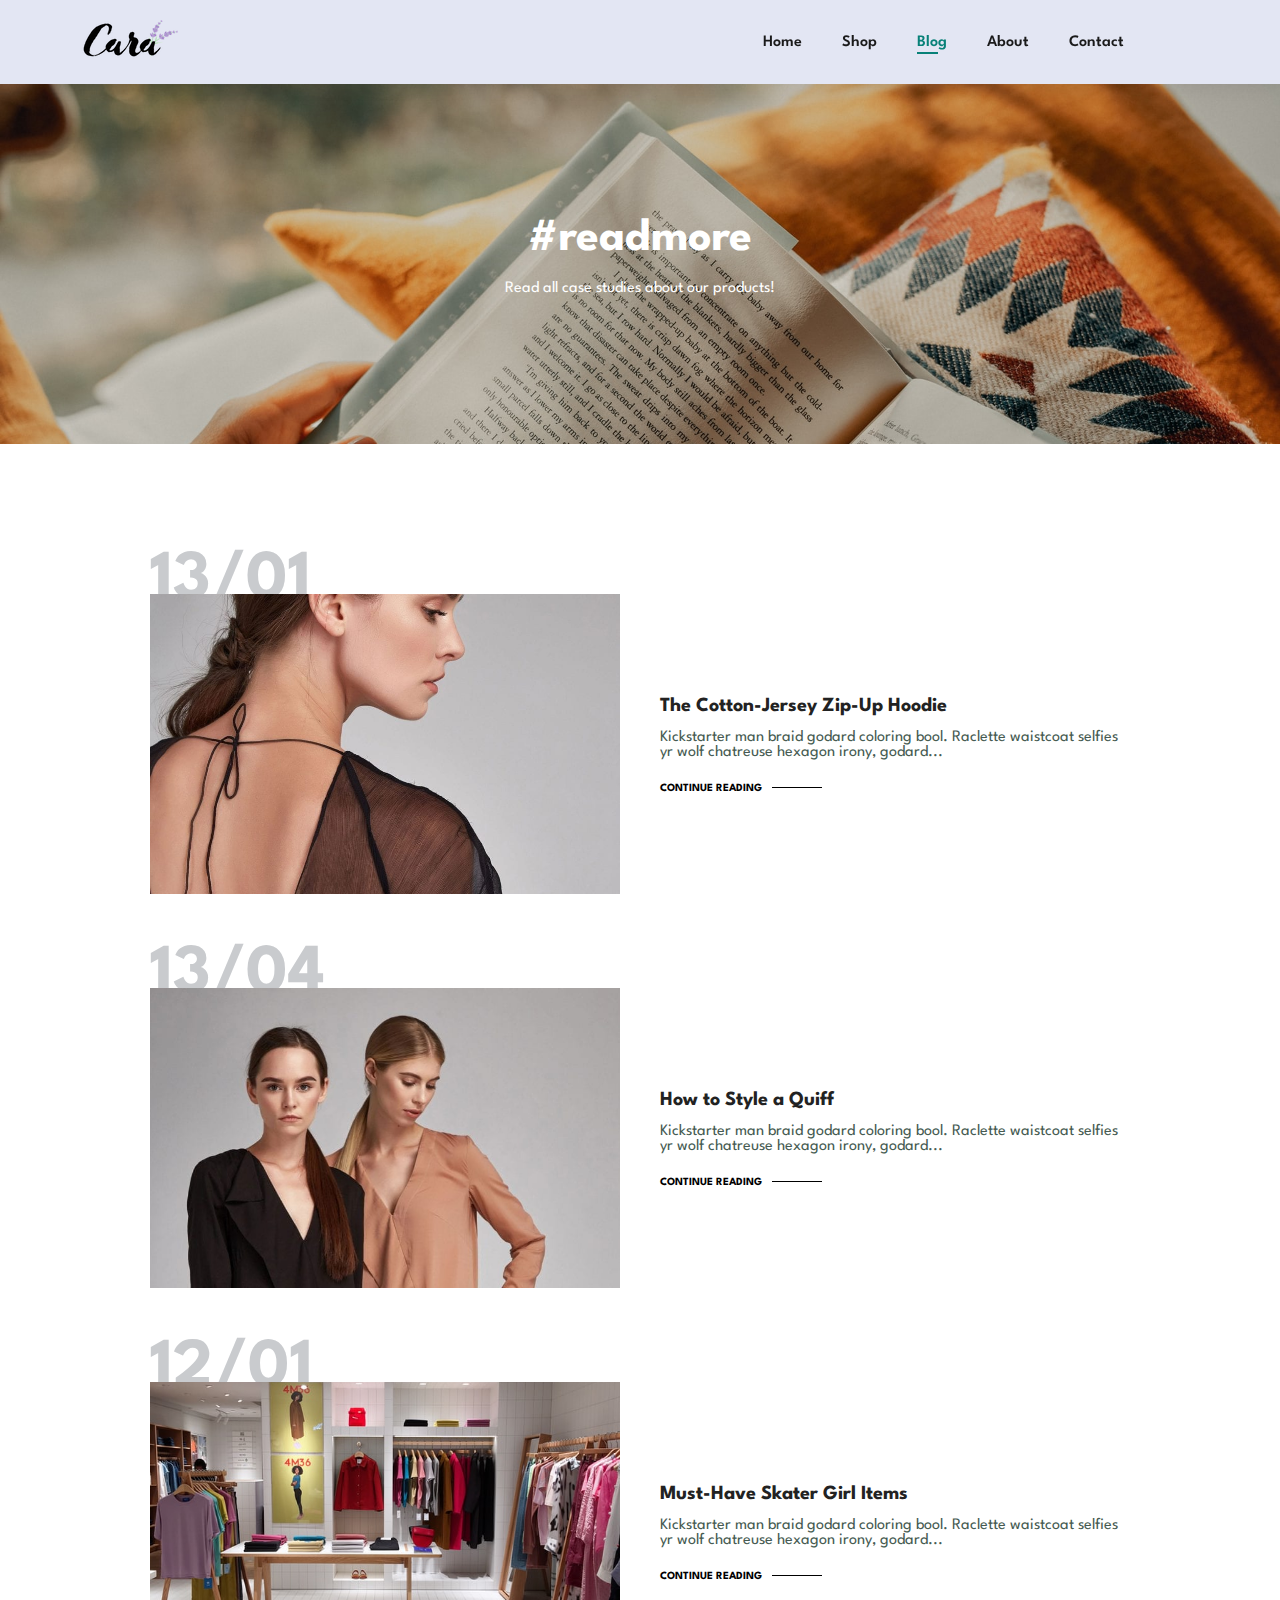
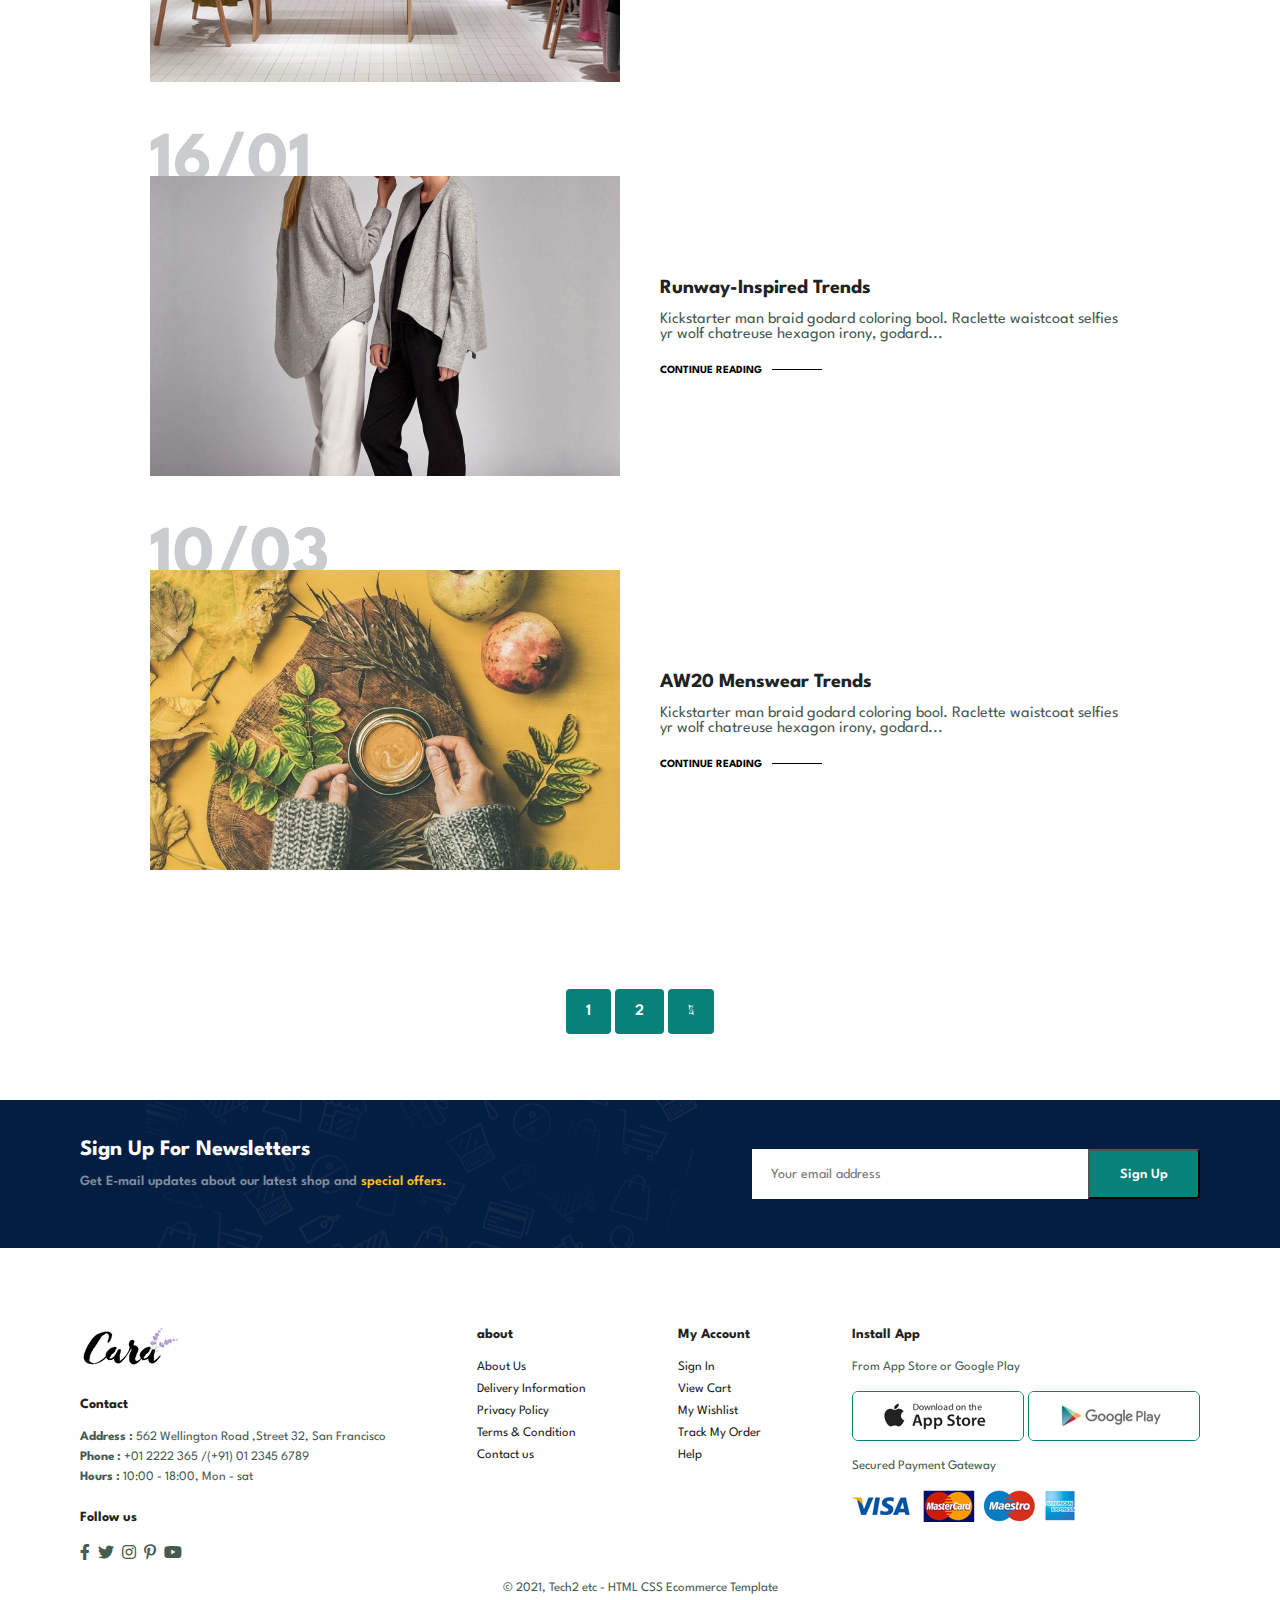
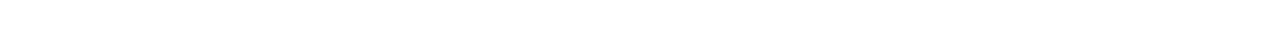
<file: blog.html>
<!DOCTYPE html>
<html lang="en">
  <head>
    <meta charset="UTF-8" />
    <meta http-equiv="X-UA-Compatible" content="IE=edge" />
    <meta name="viewport" content="width=device-width, initial-scale=1.0" />
    <title>Tech2etc Ecommerce Tutorial</title>
    <link
      rel="stylesheet"
      href="https://pro.fontawesome.com/releases/v5.10.0/css/all.css"
    />

    <link rel="stylesheet" href="style.css" />
  </head>

  <body>
    <section id="header">
      <a href="#"> <img src="img/logo.png" alt="" /> </a>

      <div>
        <ul id="navbar">
          <li><a href="index.html">Home</a></li>
          <li><a href="shop.html">Shop</a></li>
          <li><a class="active" href="blog.html">Blog</a></li>
          <li><a href="about.html">About</a></li>
          <li><a href="contact.html">Contact</a></li>
          <li>
            <a href="cart.html"> <i class="far fa-shopping-bag"></i> </a>
          </li>
        </ul>
      </div>
      <div id="mobile">
        <a href="cart.html"> <i class="far fa-shopping-bag"></i> </a>
        <i id="bar" class="fas fa-outdent"></i>
      </div>
    </section>

    <section id="page-header" class="blog-header">
      <h2>#readmore</h2>
      <p>Read all case studies about our products!</p>
    </section>

    <section id="blog">
      <div class="blog-box">
        <div class="blog-img">
          <img src="img/blog/b1.jpg" alt="" />
        </div>
        <div class="blog-details">
          <h4>The Cotton-Jersey Zip-Up Hoodie</h4>
          <p>
            Kickstarter man braid godard coloring bool. Raclette waistcoat
            selfies yr wolf chatreuse hexagon irony, godard...
          </p>
          <a href="#"> CONTINUE READING</a>
          <h1>13/01</h1>
        </div>
      </div>
      <div class="blog-box">
        <div class="blog-img">
          <img src="img/blog/b2.jpg" alt="" />
        </div>
        <div class="blog-details">
          <h4>How to Style a Quiff</h4>
          <p>
            Kickstarter man braid godard coloring bool. Raclette waistcoat
            selfies yr wolf chatreuse hexagon irony, godard...
          </p>
          <a href="#"> CONTINUE READING</a>
          <h1>13/04</h1>
        </div>
      </div>
      <div class="blog-box">
        <div class="blog-img">
          <img src="img/blog/b3.jpg" alt="" />
        </div>
        <div class="blog-details">
          <h4>Must-Have Skater Girl Items</h4>
          <p>
            Kickstarter man braid godard coloring bool. Raclette waistcoat
            selfies yr wolf chatreuse hexagon irony, godard...
          </p>
          <a href="#"> CONTINUE READING</a>
          <h1>12/01</h1>
        </div>
      </div>
      <div class="blog-box">
        <div class="blog-img">
          <img src="img/blog/b4.jpg" alt="" />
        </div>
        <div class="blog-details">
          <h4>Runway-Inspired Trends</h4>
          <p>
            Kickstarter man braid godard coloring bool. Raclette waistcoat
            selfies yr wolf chatreuse hexagon irony, godard...
          </p>
          <a href="#"> CONTINUE READING</a>
          <h1>16/01</h1>
        </div>
      </div>
      <div class="blog-box">
        <div class="blog-img">
          <img src="img/blog/b6.jpg" alt="" />
        </div>
        <div class="blog-details">
          <h4>AW20 Menswear Trends</h4>
          <p>
            Kickstarter man braid godard coloring bool. Raclette waistcoat
            selfies yr wolf chatreuse hexagon irony, godard...
          </p>
          <a href="#"> CONTINUE READING</a>
          <h1>10/03</h1>
        </div>
      </div>
    </section>

    <section id="pagination" class="section-p1">
      <a href="#">1</a>
      <a href="#">2</a>
      <a href="#"><i class="fal fa-long-arrow-alt-right"></i></a>
    </section>

    <section id="newsletter" class="section-p1 section-m1">
      <div class="newstext">
        <h4>Sign Up For Newsletters</h4>
        <p>
          Get E-mail updates about our latest shop and
          <span>special offers.</span>
        </p>
      </div>
      <div class="form">
        <input type="text" placeholder="Your email address" />
        <button class="normal">Sign Up</button>
      </div>
    </section>

    <footer class="section-p1">
      <div class="col">
        <img class="logo" src="img/logo.png" alt="" />
        <h4>Contact</h4>
        <p>
          <strong>Address :</strong> 562 Wellington Road ,Street 32, San
          Francisco
        </p>
        <p><strong>Phone :</strong> +01 2222 365 /(+91) 01 2345 6789</p>
        <p><strong>Hours :</strong> 10:00 - 18:00, Mon - sat</p>
        <div class="follow">
          <h4>Follow us</h4>
          <div class="icon">
            <i class="fab fa-facebook-f"></i>
            <i class="fab fa-twitter"></i>
            <i class="fab fa-instagram"></i>
            <i class="fab fa-pinterest-p"></i>
            <i class="fab fa-youtube"></i>
          </div>
        </div>
      </div>

      <div class="col">
        <h4>about</h4>
        <a href="#">About Us</a>
        <a href="#">Delivery Information</a>
        <a href="#">Privacy Policy</a>
        <a href="#">Terms & Condition</a>
        <a href="#">Contact us</a>
      </div>

      <div class="col">
        <h4>My Account</h4>
        <a href="#">Sign In</a>
        <a href="#">View Cart</a>
        <a href="#">My Wishlist</a>
        <a href="#">Track My Order</a>
        <a href="#">Help</a>
      </div>

      <div class="col install">
        <h4>Install App</h4>
        <p>From App Store or Google Play</p>
        <div class="row">
          <img src="img/pay/app.jpg" alt="" />
          <img src="img/pay/play.jpg" alt="" />
        </div>
        <p>Secured Payment Gateway</p>
        <img src="img/pay/pay.png" alt="" />
      </div>

      <div class="copyright">
        <p>&#169; 2021, Tech2 etc - HTML CSS Ecommerce Template</p>
      </div>
    </footer>

    <script src="script.js"></script>
  </body>
</html>
</file>
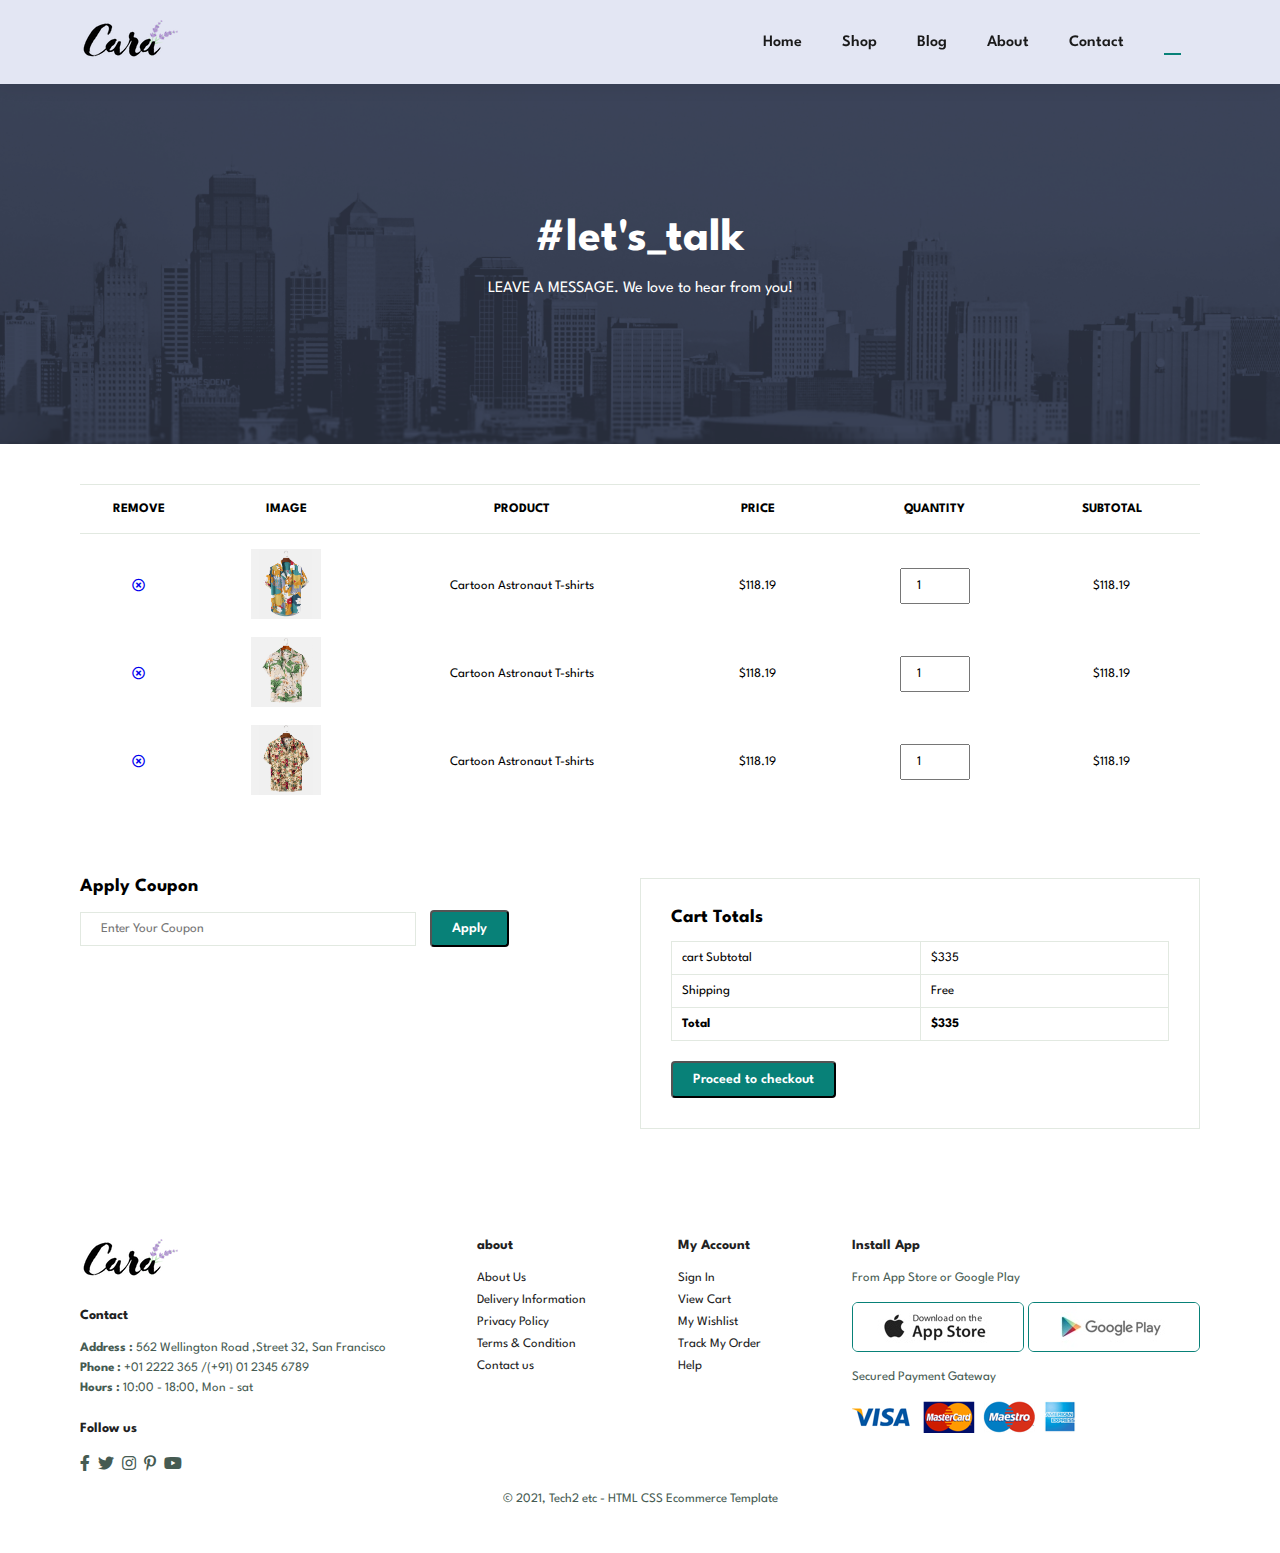
<file: cart.html>
<!DOCTYPE html>
<html lang="en">
  <head>
    <meta charset="UTF-8" />
    <meta http-equiv="X-UA-Compatible" content="IE=edge" />
    <meta name="viewport" content="width=device-width, initial-scale=1.0" />
    <title>Document</title>

    <link
      rel="stylesheet"
      href="https://pro.fontawesome.com/releases/v5.10.0/css/all.css"
    />

    <link rel="stylesheet" href="style.css" />
  </head>

  <body>
    <section id="header">
      <a href="#"> <img src="img/logo.png" alt="" /> </a>

      <div>
        <ul id="navbar">
          <li><a href="index.html">Home</a></li>
          <li><a href="shop.html">Shop</a></li>
          <li><a href="blog.html">Blog</a></li>
          <li><a href="about.html">About</a></li>
          <li><a href="contact.html">Contact</a></li>
          <li>
            <a class="active" href="cart.html">
              <i class="far fa-shopping-bag"></i>
            </a>
          </li>
        </ul>
      </div>
      <div id="mobile">
        <a href="cart.html"> <i class="far fa-shopping-bag"></i> </a>
        <i id="bar" class="fas fa-outdent"></i>
      </div>
    </section>

    <section id="page-header" class="about-header">
      <h2>#let's_talk</h2>
      <p>LEAVE A MESSAGE. We love to hear from you!</p>
    </section>

    <section id="cart" class="section-p1">
      <table width="100%">
        <thead>
          <tr>
            <td>Remove</td>
            <td>Image</td>
            <td>Product</td>
            <td>Price</td>
            <td>Quantity</td>
            <td>Subtotal</td>
          </tr>
        </thead>
        <tbody>
          <tr>
            <td>
              <a href="#"><i class="far fa-times-circle"></i></a>
            </td>
            <td><img src="img/products/f1.jpg" alt="" /></td>
            <td>Cartoon Astronaut T-shirts</td>
            <td>$118.19</td>
            <td><input type="number" value="1" /></td>
            <td>$118.19</td>
          </tr>
          <tr>
            <td>
              <a href="#"><i class="far fa-times-circle"></i></a>
            </td>
            <td><img src="img/products/f2.jpg" alt="" /></td>
            <td>Cartoon Astronaut T-shirts</td>
            <td>$118.19</td>
            <td><input type="number" value="1" /></td>
            <td>$118.19</td>
          </tr>
          <tr>
            <td>
              <a href="#"><i class="far fa-times-circle"></i></a>
            </td>
            <td><img src="img/products/f3.jpg" alt="" /></td>
            <td>Cartoon Astronaut T-shirts</td>
            <td>$118.19</td>
            <td><input type="number" value="1" /></td>
            <td>$118.19</td>
          </tr>
        </tbody>
      </table>
    </section>

    <section id="cart-add" class="section-p1">
      <div id="coupon">
        <h3>Apply Coupon</h3>
        <div>
          <input type="text" placeholder="Enter Your Coupon" />
          <button class="normal">Apply</button>
        </div>
      </div>
      <div id="subtotal">
        <h3>Cart Totals</h3>
        <table>
          <tr>
            <td>cart Subtotal</td>
            <td>$335</td>
          </tr>
          <tr>
            <td>Shipping</td>
            <td>Free</td>
          </tr>
          <tr>
            <td><strong>Total</strong></td>
            <td><strong>$335</strong></td>
          </tr>
        </table>
        <button class="normal">Proceed to checkout</button>
      </div>
    </section>

    <footer class="section-p1">
      <div class="col">
        <img class="logo" src="img/logo.png" alt="" />
        <h4>Contact</h4>
        <p>
          <strong>Address :</strong> 562 Wellington Road ,Street 32, San
          Francisco
        </p>
        <p><strong>Phone :</strong> +01 2222 365 /(+91) 01 2345 6789</p>
        <p><strong>Hours :</strong> 10:00 - 18:00, Mon - sat</p>
        <div class="follow">
          <h4>Follow us</h4>
          <div class="icon">
            <i class="fab fa-facebook-f"></i>
            <i class="fab fa-twitter"></i>
            <i class="fab fa-instagram"></i>
            <i class="fab fa-pinterest-p"></i>
            <i class="fab fa-youtube"></i>
          </div>
        </div>
      </div>

      <div class="col">
        <h4>about</h4>
        <a href="#">About Us</a>
        <a href="#">Delivery Information</a>
        <a href="#">Privacy Policy</a>
        <a href="#">Terms & Condition</a>
        <a href="#">Contact us</a>
      </div>

      <div class="col">
        <h4>My Account</h4>
        <a href="#">Sign In</a>
        <a href="#">View Cart</a>
        <a href="#">My Wishlist</a>
        <a href="#">Track My Order</a>
        <a href="#">Help</a>
      </div>

      <div class="col install">
        <h4>Install App</h4>
        <p>From App Store or Google Play</p>
        <div class="row">
          <img src="img/pay/app.jpg" alt="" />
          <img src="img/pay/play.jpg" alt="" />
        </div>
        <p>Secured Payment Gateway</p>
        <img src="img/pay/pay.png" alt="" />
      </div>

      <div class="copyright">
        <p>&#169; 2021, Tech2 etc - HTML CSS Ecommerce Template</p>
      </div>
    </footer>

    <script src="script.js"></script>
  </body>
</html>
</file>
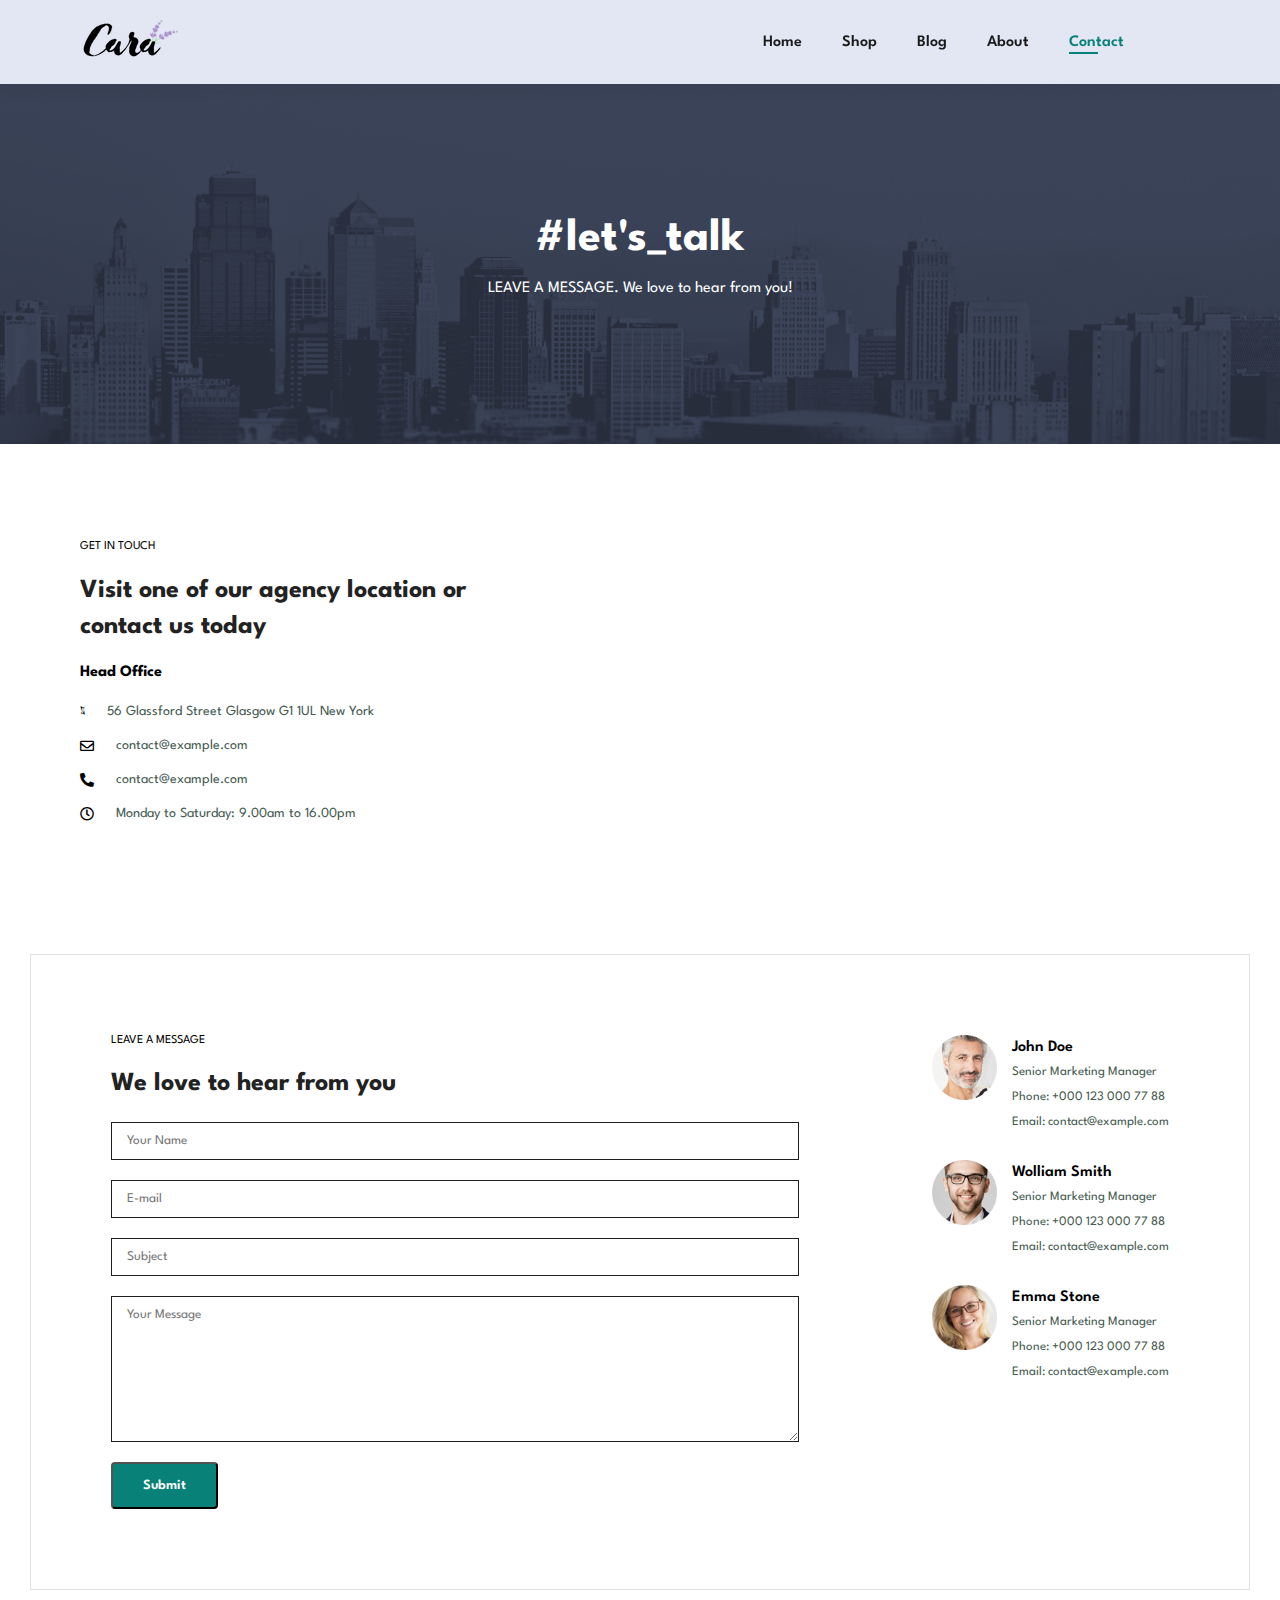
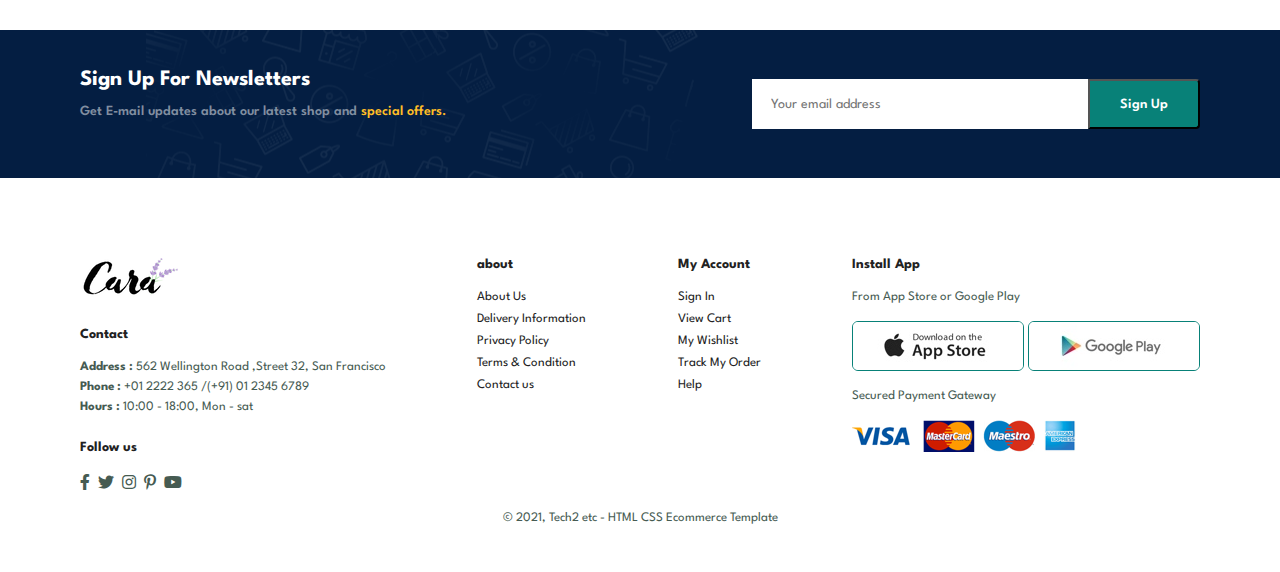
<file: contact.html>
<!DOCTYPE html>
<html lang="en">
  <head>
    <meta charset="UTF-8" />
    <meta http-equiv="X-UA-Compatible" content="IE=edge" />
    <meta name="viewport" content="width=device-width, initial-scale=1.0" />
    <title>Document</title>

    <link
      rel="stylesheet"
      href="https://pro.fontawesome.com/releases/v5.10.0/css/all.css"
    />

    <link rel="stylesheet" href="style.css" />
  </head>

  <body>
    <section id="header">
      <a href="#"> <img src="img/logo.png" alt="" /> </a>

      <div>
        <ul id="navbar">
          <li><a href="index.html">Home</a></li>
          <li><a href="shop.html">Shop</a></li>
          <li><a href="blog.html">Blog</a></li>
          <li><a href="about.html">About</a></li>
          <li><a class="active" href="contact.html">Contact</a></li>
          <li>
            <a href="cart.html"> <i class="far fa-shopping-bag"></i> </a>
          </li>
        </ul>
      </div>
      <div id="mobile">
        <a href="cart.html"> <i class="far fa-shopping-bag"></i> </a>
        <i id="bar" class="fas fa-outdent"></i>
      </div>
    </section>

    <section id="page-header" class="about-header">
      <h2>#let's_talk</h2>
      <p>LEAVE A MESSAGE. We love to hear from you!</p>
    </section>

    <section id="contact-details" class="section-p1">
      <div class="details">
        <span>GET IN TOUCH</span>
        <h2>Visit one of our agency location or contact us today</h2>
        <h3>Head Office</h3>
        <div>
          <li>
            <i class="fal fa-map"></i>
            <p>56 Glassford Street Glasgow G1 1UL New York</p>
          </li>
          <li>
            <i class="far fa-envelope"></i>
            <p>contact@example.com</p>
          </li>
          <li>
            <i class="fas fa-phone-alt"></i>
            <p>contact@example.com</p>
          </li>
          <li>
            <i class="far fa-clock"></i>
            <p>Monday to Saturday: 9.00am to 16.00pm</p>
          </li>
        </div>
      </div>

      <div class="map">
        <iframe
          src="https://www.google.com/maps/embed?pb=!1m18!1m12!1m3!1d2469.8088029522787!2d-1.2569417241274103!3d51.75481969259944!2m3!1f0!2f0!3f0!3m2!1i1024!2i768!4f13.1!3m3!1m2!1s0x4876c6a9ef8c485b%3A0xd2ff1883a001afed!2sUniversity%20of%20Oxford!5e0!3m2!1sen!2sin!4v1712678617319!5m2!1sen!2sin"
          width="600"
          height="450"
          style="border: 0"
          allowfullscreen=""
          loading="lazy"
          referrerpolicy="no-referrer-when-downgrade"
        ></iframe>
      </div>
      <div></div>
    </section>

    <section id="form-details">
      <form action="">
        <span>LEAVE A MESSAGE</span>
        <h2>We love to hear from you</h2>
        <input type="text" placeholder="Your Name" />
        <input type="text" placeholder="E-mail" />
        <input type="text" placeholder="Subject" />
        <textarea
          name=""
          id=""
          cols="30"
          rows="10"
          placeholder="Your Message"
        ></textarea>
        <button class="normal">Submit</button>
      </form>

      <div class="people">
        <div>
          <img src="img/people/1.png" alt="" />
          <p>
            <span>John Doe</span> Senior Marketing Manager <br />
            Phone: +000 123 000 77 88 <br />Email: contact@example.com
          </p>
        </div>
        <div>
          <img src="img/people/2.png" alt="" />
          <p>
            <span>Wolliam Smith</span> Senior Marketing Manager <br />
            Phone: +000 123 000 77 88 <br />Email: contact@example.com
          </p>
        </div>
        <div>
          <img src="img/people/3.png" alt="" />
          <p>
            <span>Emma Stone</span> Senior Marketing Manager <br />
            Phone: +000 123 000 77 88 <br />Email: contact@example.com
          </p>
        </div>
      </div>
    </section>

    <section id="newsletter" class="section-p1 section-m1">
      <div class="newstext">
        <h4>Sign Up For Newsletters</h4>
        <p>
          Get E-mail updates about our latest shop and
          <span>special offers.</span>
        </p>
      </div>
      <div class="form">
        <input type="text" placeholder="Your email address" />
        <button class="normal">Sign Up</button>
      </div>
    </section>

    <footer class="section-p1">
      <div class="col">
        <img class="logo" src="img/logo.png" alt="" />
        <h4>Contact</h4>
        <p>
          <strong>Address :</strong> 562 Wellington Road ,Street 32, San
          Francisco
        </p>
        <p><strong>Phone :</strong> +01 2222 365 /(+91) 01 2345 6789</p>
        <p><strong>Hours :</strong> 10:00 - 18:00, Mon - sat</p>
        <div class="follow">
          <h4>Follow us</h4>
          <div class="icon">
            <i class="fab fa-facebook-f"></i>
            <i class="fab fa-twitter"></i>
            <i class="fab fa-instagram"></i>
            <i class="fab fa-pinterest-p"></i>
            <i class="fab fa-youtube"></i>
          </div>
        </div>
      </div>

      <div class="col">
        <h4>about</h4>
        <a href="#">About Us</a>
        <a href="#">Delivery Information</a>
        <a href="#">Privacy Policy</a>
        <a href="#">Terms & Condition</a>
        <a href="#">Contact us</a>
      </div>

      <div class="col">
        <h4>My Account</h4>
        <a href="#">Sign In</a>
        <a href="#">View Cart</a>
        <a href="#">My Wishlist</a>
        <a href="#">Track My Order</a>
        <a href="#">Help</a>
      </div>

      <div class="col install">
        <h4>Install App</h4>
        <p>From App Store or Google Play</p>
        <div class="row">
          <img src="img/pay/app.jpg" alt="" />
          <img src="img/pay/play.jpg" alt="" />
        </div>
        <p>Secured Payment Gateway</p>
        <img src="img/pay/pay.png" alt="" />
      </div>

      <div class="copyright">
        <p>&#169; 2021, Tech2 etc - HTML CSS Ecommerce Template</p>
      </div>
    </footer>

    <script src="script.js"></script>
  </body>
</html>
</file>
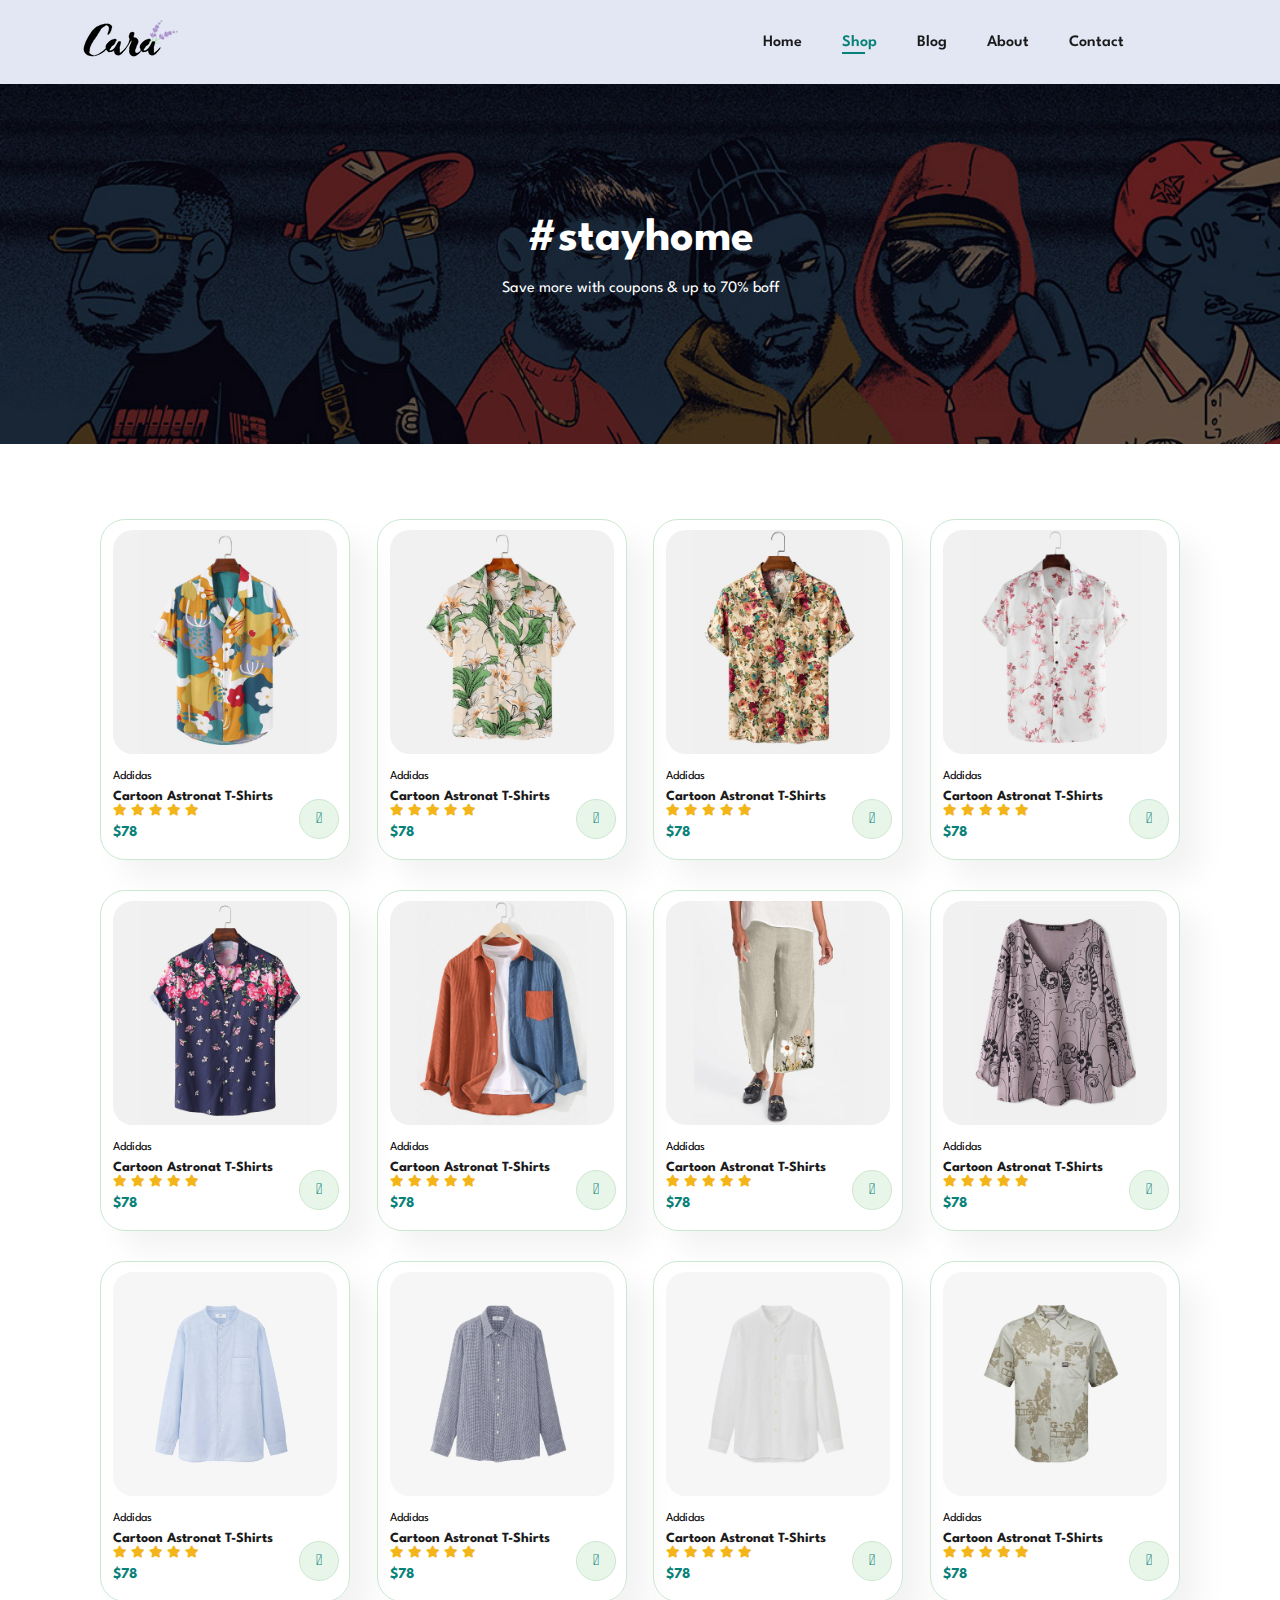
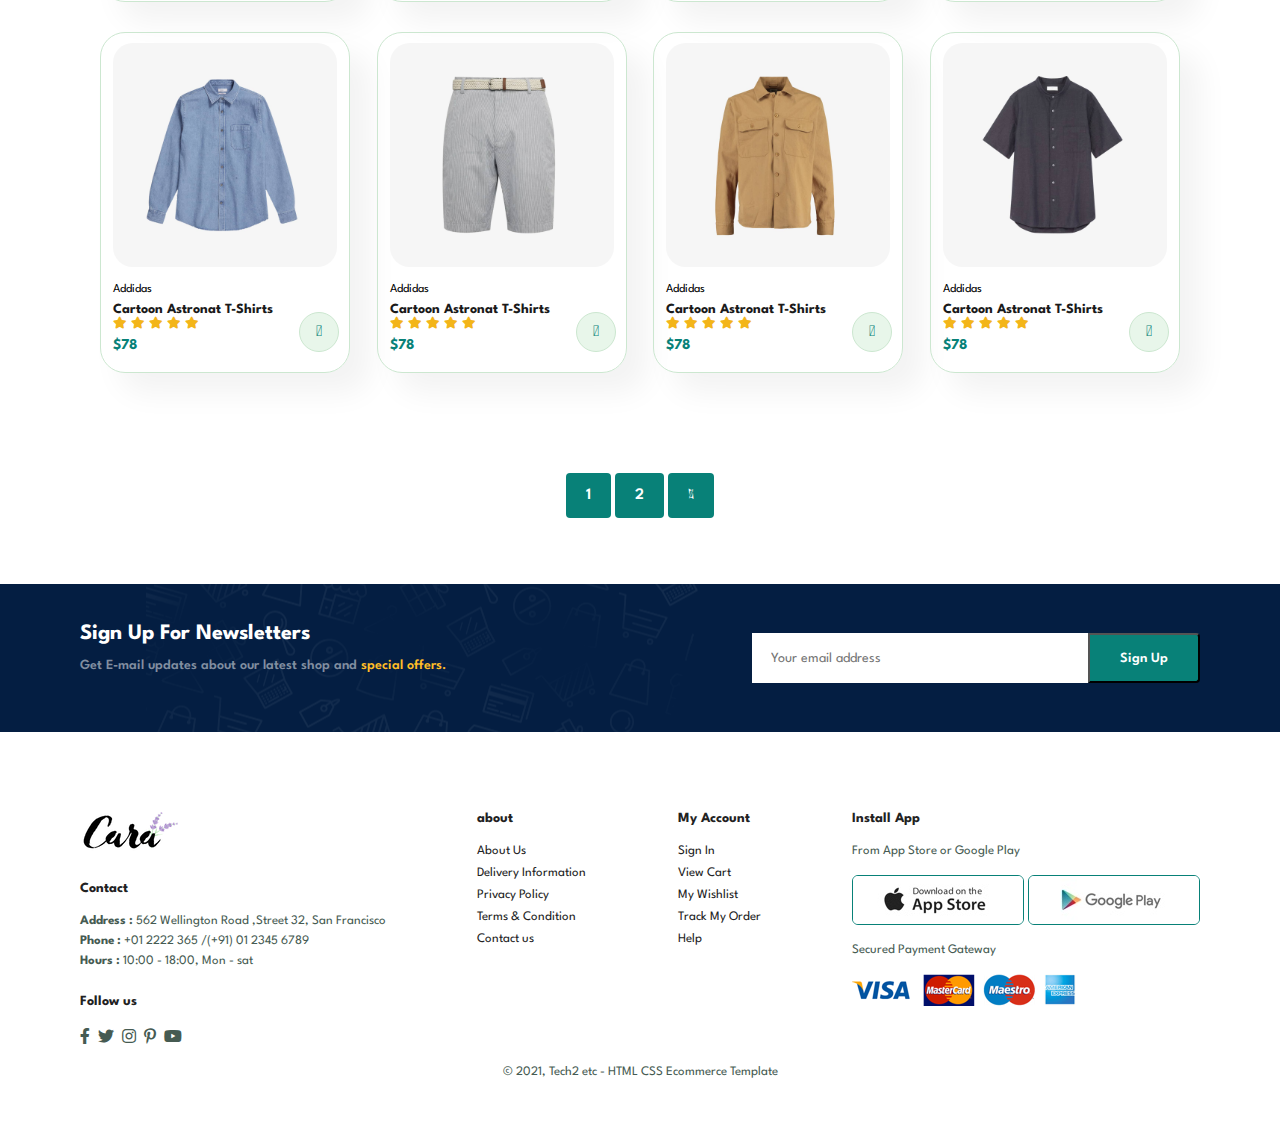
<file: shop.html>
<!DOCTYPE html>
<html lang="en">
  <head>
    <meta charset="UTF-8" />
    <meta http-equiv="X-UA-Compatible" content="IE=edge" />
    <meta name="viewport" content="width=device-width, initial-scale=1.0" />
    <title>Tech2etc Ecommerce Tutorial</title>
    <link
      rel="stylesheet"
      href="https://pro.fontawesome.com/releases/v5.10.0/css/all.css"
    />

    <link rel="stylesheet" href="style.css" />
  </head>

  <body>
    <section id="header">
      <a href="#"> <img src="img/logo.png" alt="" /> </a>

      <div>
        <ul id="navbar">
          <li><a href="index.html">Home</a></li>
          <li><a class="active" href="shop.html">Shop</a></li>
          <li><a href="blog.html">Blog</a></li>
          <li><a href="about.html">About</a></li>
          <li><a href="contact.html">Contact</a></li>
          <li>
            <a href="cart.html"> <i class="far fa-shopping-bag"></i> </a>
          </li>
        </ul>
      </div>
      <div id="mobile">
        <a href="cart.html"> <i class="far fa-shopping-bag"></i> </a>
        <i id="bar" class="fas fa-outdent"></i>
      </div>
    </section>

    <section id="page-header" class="shop-header">
      <h2>#stayhome</h2>
      <p>Save more with coupons & up to 70% boff</p>
    </section>

    <section id="product1" class="section-p1">
      <div class="pro-container">
        <div class="pro" onclick="window.location.href='sproduct.html';">
          <img src="img/products/f1.jpg" alt="" />
          <div class="des">
            <span>Addidas</span>
            <h5>Cartoon Astronat T-Shirts</h5>
            <div class="star">
              <i class="fas fa-star"></i>
              <i class="fas fa-star"></i>
              <i class="fas fa-star"></i>
              <i class="fas fa-star"></i>
              <i class="fas fa-star"></i>
            </div>
            <h4>$78</h4>
          </div>
          <a href="#"><i class="fal fa-shopping-cart cart"></i></a>
        </div>
        <div class="pro">
          <img src="img/products/f2.jpg" alt="" />
          <div class="des">
            <span>Addidas</span>
            <h5>Cartoon Astronat T-Shirts</h5>
            <div class="star">
              <i class="fas fa-star"></i>
              <i class="fas fa-star"></i>
              <i class="fas fa-star"></i>
              <i class="fas fa-star"></i>
              <i class="fas fa-star"></i>
            </div>
            <h4>$78</h4>
          </div>
          <a href="#"><i class="fal fa-shopping-cart cart"></i></a>
        </div>
        <div class="pro">
          <img src="img/products/f3.jpg" alt="" />
          <div class="des">
            <span>Addidas</span>
            <h5>Cartoon Astronat T-Shirts</h5>
            <div class="star">
              <i class="fas fa-star"></i>
              <i class="fas fa-star"></i>
              <i class="fas fa-star"></i>
              <i class="fas fa-star"></i>
              <i class="fas fa-star"></i>
            </div>
            <h4>$78</h4>
          </div>
          <a href="#"><i class="fal fa-shopping-cart cart"></i></a>
        </div>
        <div class="pro">
          <img src="img/products/f4.jpg" alt="" />
          <div class="des">
            <span>Addidas</span>
            <h5>Cartoon Astronat T-Shirts</h5>
            <div class="star">
              <i class="fas fa-star"></i>
              <i class="fas fa-star"></i>
              <i class="fas fa-star"></i>
              <i class="fas fa-star"></i>
              <i class="fas fa-star"></i>
            </div>
            <h4>$78</h4>
          </div>
          <a href="#"><i class="fal fa-shopping-cart cart"></i></a>
        </div>
        <div class="pro">
          <img src="img/products/f5.jpg" alt="" />
          <div class="des">
            <span>Addidas</span>
            <h5>Cartoon Astronat T-Shirts</h5>
            <div class="star">
              <i class="fas fa-star"></i>
              <i class="fas fa-star"></i>
              <i class="fas fa-star"></i>
              <i class="fas fa-star"></i>
              <i class="fas fa-star"></i>
            </div>
            <h4>$78</h4>
          </div>
          <a href="#"><i class="fal fa-shopping-cart cart"></i></a>
        </div>
        <div class="pro">
          <img src="img/products/f6.jpg" alt="" />
          <div class="des">
            <span>Addidas</span>
            <h5>Cartoon Astronat T-Shirts</h5>
            <div class="star">
              <i class="fas fa-star"></i>
              <i class="fas fa-star"></i>
              <i class="fas fa-star"></i>
              <i class="fas fa-star"></i>
              <i class="fas fa-star"></i>
            </div>
            <h4>$78</h4>
          </div>
          <a href="#"><i class="fal fa-shopping-cart cart"></i></a>
        </div>
        <div class="pro">
          <img src="img/products/f7.jpg" alt="" />
          <div class="des">
            <span>Addidas</span>
            <h5>Cartoon Astronat T-Shirts</h5>
            <div class="star">
              <i class="fas fa-star"></i>
              <i class="fas fa-star"></i>
              <i class="fas fa-star"></i>
              <i class="fas fa-star"></i>
              <i class="fas fa-star"></i>
            </div>
            <h4>$78</h4>
          </div>
          <a href="#"><i class="fal fa-shopping-cart cart"></i></a>
        </div>
        <div class="pro">
          <img src="img/products/f8.jpg" alt="" />
          <div class="des">
            <span>Addidas</span>
            <h5>Cartoon Astronat T-Shirts</h5>
            <div class="star">
              <i class="fas fa-star"></i>
              <i class="fas fa-star"></i>
              <i class="fas fa-star"></i>
              <i class="fas fa-star"></i>
              <i class="fas fa-star"></i>
            </div>
            <h4>$78</h4>
          </div>
          <a href="#"><i class="fal fa-shopping-cart cart"></i></a>
        </div>
        <div class="pro">
          <img src="img/products/n1.jpg" alt="" />
          <div class="des">
            <span>Addidas</span>
            <h5>Cartoon Astronat T-Shirts</h5>
            <div class="star">
              <i class="fas fa-star"></i>
              <i class="fas fa-star"></i>
              <i class="fas fa-star"></i>
              <i class="fas fa-star"></i>
              <i class="fas fa-star"></i>
            </div>
            <h4>$78</h4>
          </div>
          <a href="#"><i class="fal fa-shopping-cart cart"></i></a>
        </div>
        <div class="pro">
          <img src="img/products/n2.jpg" alt="" />
          <div class="des">
            <span>Addidas</span>
            <h5>Cartoon Astronat T-Shirts</h5>
            <div class="star">
              <i class="fas fa-star"></i>
              <i class="fas fa-star"></i>
              <i class="fas fa-star"></i>
              <i class="fas fa-star"></i>
              <i class="fas fa-star"></i>
            </div>
            <h4>$78</h4>
          </div>
          <a href="#"><i class="fal fa-shopping-cart cart"></i></a>
        </div>
        <div class="pro">
          <img src="img/products/n3.jpg" alt="" />
          <div class="des">
            <span>Addidas</span>
            <h5>Cartoon Astronat T-Shirts</h5>
            <div class="star">
              <i class="fas fa-star"></i>
              <i class="fas fa-star"></i>
              <i class="fas fa-star"></i>
              <i class="fas fa-star"></i>
              <i class="fas fa-star"></i>
            </div>
            <h4>$78</h4>
          </div>
          <a href="#"><i class="fal fa-shopping-cart cart"></i></a>
        </div>
        <div class="pro">
          <img src="img/products/n4.jpg" alt="" />
          <div class="des">
            <span>Addidas</span>
            <h5>Cartoon Astronat T-Shirts</h5>
            <div class="star">
              <i class="fas fa-star"></i>
              <i class="fas fa-star"></i>
              <i class="fas fa-star"></i>
              <i class="fas fa-star"></i>
              <i class="fas fa-star"></i>
            </div>
            <h4>$78</h4>
          </div>
          <a href="#"><i class="fal fa-shopping-cart cart"></i></a>
        </div>
        <div class="pro">
          <img src="img/products/n5.jpg" alt="" />
          <div class="des">
            <span>Addidas</span>
            <h5>Cartoon Astronat T-Shirts</h5>
            <div class="star">
              <i class="fas fa-star"></i>
              <i class="fas fa-star"></i>
              <i class="fas fa-star"></i>
              <i class="fas fa-star"></i>
              <i class="fas fa-star"></i>
            </div>
            <h4>$78</h4>
          </div>
          <a href="#"><i class="fal fa-shopping-cart cart"></i></a>
        </div>
        <div class="pro">
          <img src="img/products/n6.jpg" alt="" />
          <div class="des">
            <span>Addidas</span>
            <h5>Cartoon Astronat T-Shirts</h5>
            <div class="star">
              <i class="fas fa-star"></i>
              <i class="fas fa-star"></i>
              <i class="fas fa-star"></i>
              <i class="fas fa-star"></i>
              <i class="fas fa-star"></i>
            </div>
            <h4>$78</h4>
          </div>
          <a href="#"><i class="fal fa-shopping-cart cart"></i></a>
        </div>
        <div class="pro">
          <img src="img/products/n7.jpg" alt="" />
          <div class="des">
            <span>Addidas</span>
            <h5>Cartoon Astronat T-Shirts</h5>
            <div class="star">
              <i class="fas fa-star"></i>
              <i class="fas fa-star"></i>
              <i class="fas fa-star"></i>
              <i class="fas fa-star"></i>
              <i class="fas fa-star"></i>
            </div>
            <h4>$78</h4>
          </div>
          <a href="#"><i class="fal fa-shopping-cart cart"></i></a>
        </div>
        <div class="pro">
          <img src="img/products/n8.jpg" alt="" />
          <div class="des">
            <span>Addidas</span>
            <h5>Cartoon Astronat T-Shirts</h5>
            <div class="star">
              <i class="fas fa-star"></i>
              <i class="fas fa-star"></i>
              <i class="fas fa-star"></i>
              <i class="fas fa-star"></i>
              <i class="fas fa-star"></i>
            </div>
            <h4>$78</h4>
          </div>
          <a href="#"><i class="fal fa-shopping-cart cart"></i></a>
        </div>
      </div>
    </section>

    <section id="pagination" class="section-p1">
      <a href="#">1</a>
      <a href="#">2</a>
      <a href="#"><i class="fal fa-long-arrow-alt-right"></i></a>
    </section>

    <section id="newsletter" class="section-p1 section-m1">
      <div class="newstext">
        <h4>Sign Up For Newsletters</h4>
        <p>
          Get E-mail updates about our latest shop and
          <span>special offers.</span>
        </p>
      </div>
      <div class="form">
        <input type="text" placeholder="Your email address" />
        <button class="normal">Sign Up</button>
      </div>
    </section>

    <footer class="section-p1">
      <div class="col">
        <img class="logo" src="img/logo.png" alt="" />
        <h4>Contact</h4>
        <p>
          <strong>Address :</strong> 562 Wellington Road ,Street 32, San
          Francisco
        </p>
        <p><strong>Phone :</strong> +01 2222 365 /(+91) 01 2345 6789</p>
        <p><strong>Hours :</strong> 10:00 - 18:00, Mon - sat</p>
        <div class="follow">
          <h4>Follow us</h4>
          <div class="icon">
            <i class="fab fa-facebook-f"></i>
            <i class="fab fa-twitter"></i>
            <i class="fab fa-instagram"></i>
            <i class="fab fa-pinterest-p"></i>
            <i class="fab fa-youtube"></i>
          </div>
        </div>
      </div>

      <div class="col">
        <h4>about</h4>
        <a href="#">About Us</a>
        <a href="#">Delivery Information</a>
        <a href="#">Privacy Policy</a>
        <a href="#">Terms & Condition</a>
        <a href="#">Contact us</a>
      </div>

      <div class="col">
        <h4>My Account</h4>
        <a href="#">Sign In</a>
        <a href="#">View Cart</a>
        <a href="#">My Wishlist</a>
        <a href="#">Track My Order</a>
        <a href="#">Help</a>
      </div>

      <div class="col install">
        <h4>Install App</h4>
        <p>From App Store or Google Play</p>
        <div class="row">
          <img src="img/pay/app.jpg" alt="" />
          <img src="img/pay/play.jpg" alt="" />
        </div>
        <p>Secured Payment Gateway</p>
        <img src="img/pay/pay.png" alt="" />
      </div>

      <div class="copyright">
        <p>&#169; 2021, Tech2 etc - HTML CSS Ecommerce Template</p>
      </div>
    </footer>

    <script src="script.js"></script>
  </body>
</html>
</file>
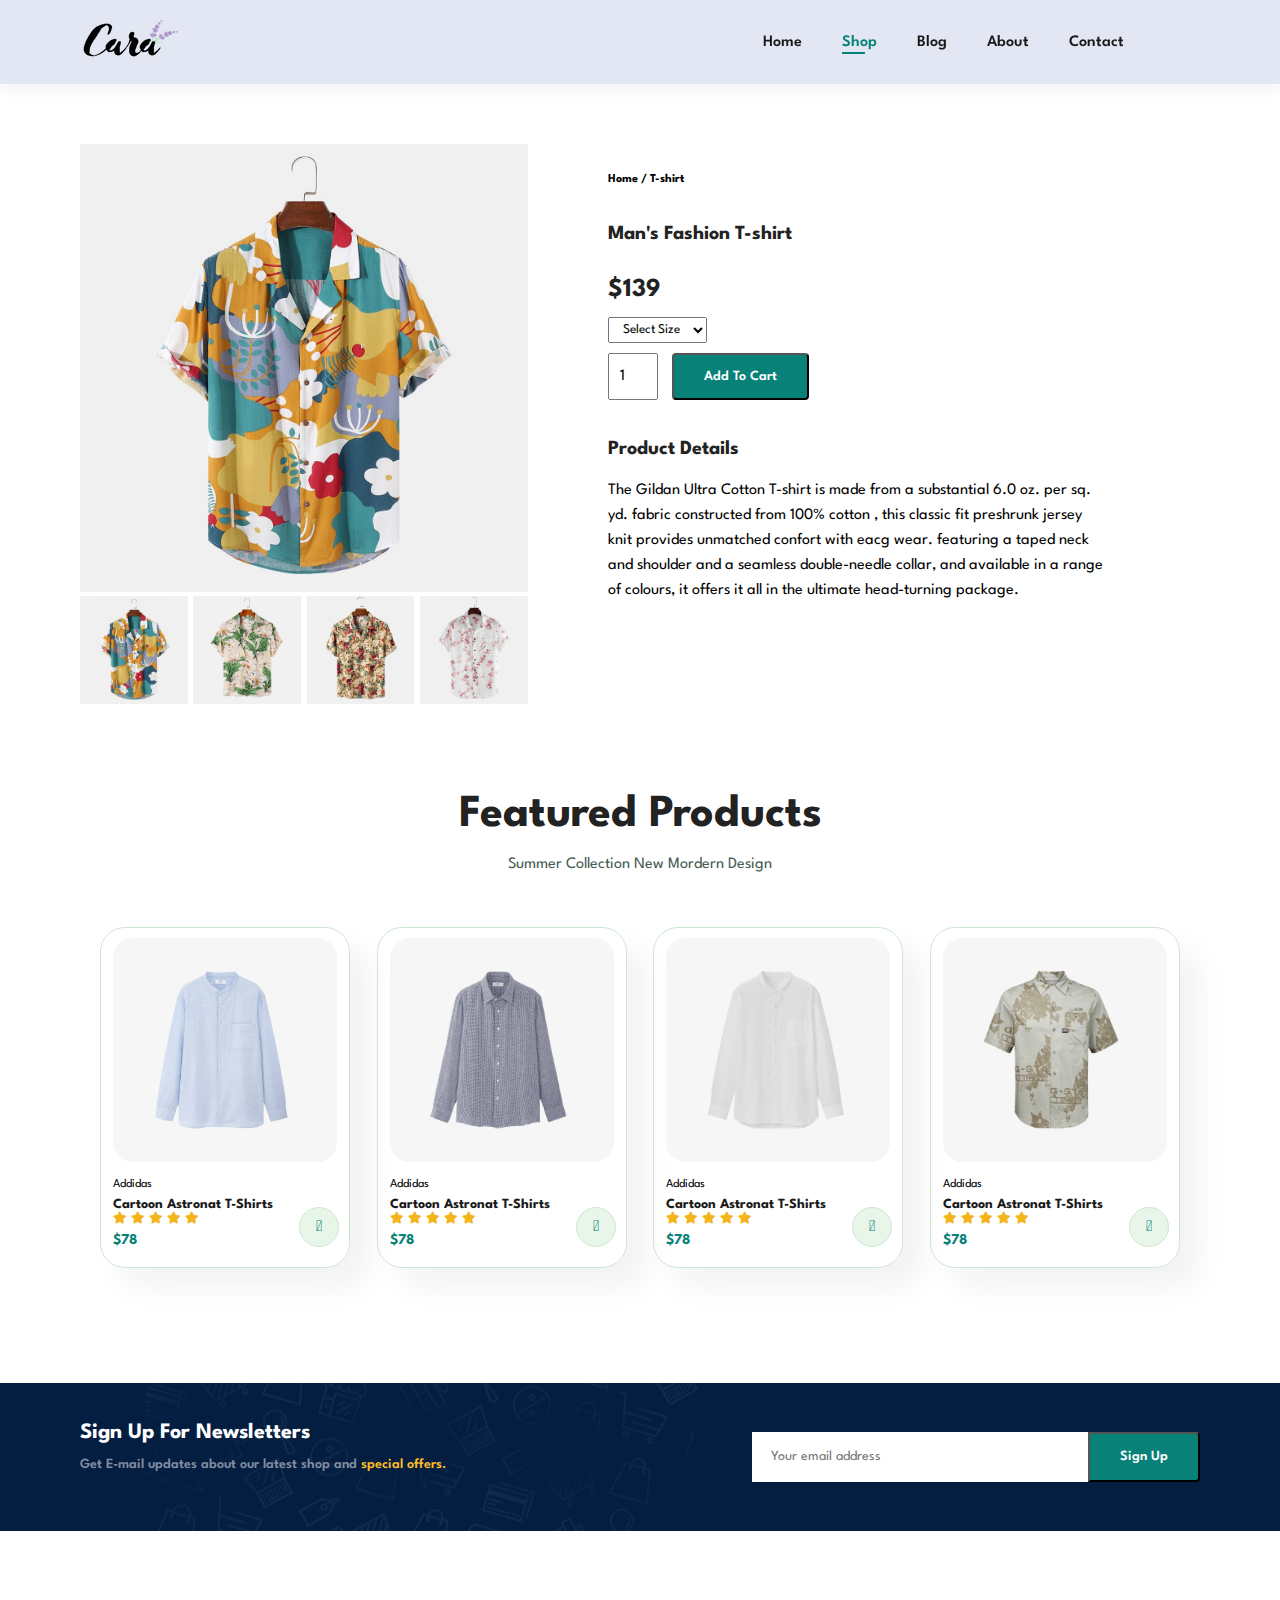
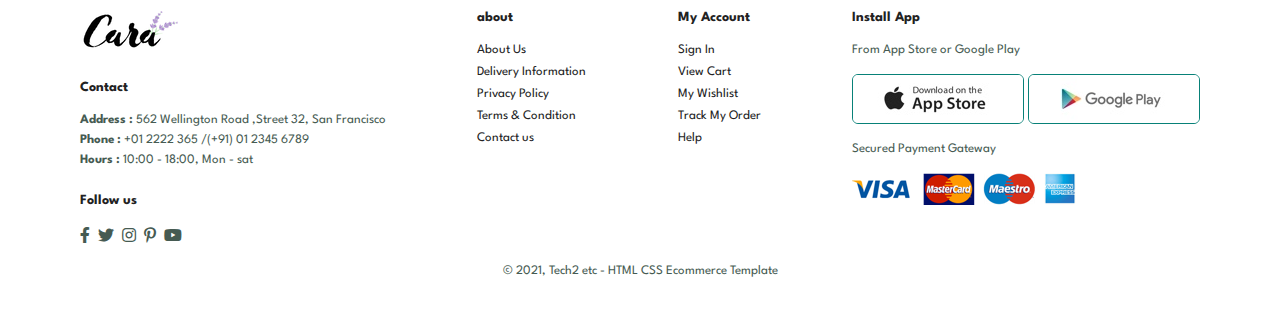
<file: sproduct.html>
<!DOCTYPE html>
<html lang="en">
  <head>
    <meta charset="UTF-8" />
    <meta http-equiv="X-UA-Compatible" content="IE=edge" />
    <meta name="viewport" content="width=device-width, initial-scale=1.0" />
    <title>Tech2etc Ecommerce Tutorial</title>
    <link
      rel="stylesheet"
      href="https://pro.fontawesome.com/releases/v5.10.0/css/all.css"
    />

    <link rel="stylesheet" href="style.css" />
  </head>

  <body>
    <section id="header">
      <a href="#"> <img src="img/logo.png" alt="" /> </a>

      <div>
        <ul id="navbar">
          <li><a href="index.html">Home</a></li>
          <li><a class="active" href="shop.html">Shop</a></li>
          <li><a href="blog.html">Blog</a></li>
          <li><a href="about.html">About</a></li>
          <li><a href="contact.html">Contact</a></li>
          <li>
            <a href="cart.html"> <i class="far fa-shopping-bag"></i> </a>
          </li>
        </ul>
      </div>
      <div id="mobile">
        <a href="cart.html"> <i class="far fa-shopping-bag"></i> </a>
        <i id="bar" class="fas fa-outdent"></i>
      </div>
    </section>

    <section id="prodetails" class="section-p1">
      <div class="single-pro-image">
        <img src="img/products/f1.jpg" width="100%" id="MainImg" alt="" />

        <div class="small-img-group">
          <div class="small-img-col">
            <img
              src="img/products/f1.jpg"
              width="100%"
              class="small-img"
              alt=""
            />
          </div>
          <div class="small-img-col">
            <img
              src="img/products/f2.jpg"
              width="100%"
              class="small-img"
              alt=""
            />
          </div>
          <div class="small-img-col">
            <img
              src="img/products/f3.jpg"
              width="100%"
              class="small-img"
              alt=""
            />
          </div>
          <div class="small-img-col">
            <img
              src="img/products/f4.jpg"
              width="100%"
              class="small-img"
              alt=""
            />
          </div>
        </div>
      </div>

      <div class="single-pro-details">
        <h6>Home / T-shirt</h6>
        <h4>Man's Fashion T-shirt</h4>
        <h2>$139</h2>
        <select>
          <option>Select Size</option>
          <option>XL</option>
          <option>XXl</option>
          <option>Small</option>
          <option>Large</option>
        </select>
        <input type="number" value="1" />
        <button class="normal">Add To Cart</button>
        <h4>Product Details</h4>
        <span
          >The Gildan Ultra Cotton T-shirt is made from a substantial 6.0 oz.
          per sq. yd. fabric constructed from 100% cotton , this classic fit
          preshrunk jersey knit provides unmatched confort with eacg wear.
          featuring a taped neck and shoulder and a seamless double-needle
          collar, and available in a range of colours, it offers it all in the
          ultimate head-turning package.
        </span>
      </div>
    </section>

    <section id="product1" class="section-p1">
      <h2>Featured Products</h2>
      <p>Summer Collection New Mordern Design</p>
      <div class="pro-container">
        <div class="pro">
          <img src="img/products/n1.jpg" alt="" />
          <div class="des">
            <span>Addidas</span>
            <h5>Cartoon Astronat T-Shirts</h5>
            <div class="star">
              <i class="fas fa-star"></i>
              <i class="fas fa-star"></i>
              <i class="fas fa-star"></i>
              <i class="fas fa-star"></i>
              <i class="fas fa-star"></i>
            </div>
            <h4>$78</h4>
          </div>
          <a href="#"><i class="fal fa-shopping-cart cart"></i></a>
        </div>
        <div class="pro">
          <img src="img/products/n2.jpg" alt="" />
          <div class="des">
            <span>Addidas</span>
            <h5>Cartoon Astronat T-Shirts</h5>
            <div class="star">
              <i class="fas fa-star"></i>
              <i class="fas fa-star"></i>
              <i class="fas fa-star"></i>
              <i class="fas fa-star"></i>
              <i class="fas fa-star"></i>
            </div>
            <h4>$78</h4>
          </div>
          <a href="#"><i class="fal fa-shopping-cart cart"></i></a>
        </div>
        <div class="pro">
          <img src="img/products/n3.jpg" alt="" />
          <div class="des">
            <span>Addidas</span>
            <h5>Cartoon Astronat T-Shirts</h5>
            <div class="star">
              <i class="fas fa-star"></i>
              <i class="fas fa-star"></i>
              <i class="fas fa-star"></i>
              <i class="fas fa-star"></i>
              <i class="fas fa-star"></i>
            </div>
            <h4>$78</h4>
          </div>
          <a href="#"><i class="fal fa-shopping-cart cart"></i></a>
        </div>
        <div class="pro">
          <img src="img/products/n4.jpg" alt="" />
          <div class="des">
            <span>Addidas</span>
            <h5>Cartoon Astronat T-Shirts</h5>
            <div class="star">
              <i class="fas fa-star"></i>
              <i class="fas fa-star"></i>
              <i class="fas fa-star"></i>
              <i class="fas fa-star"></i>
              <i class="fas fa-star"></i>
            </div>
            <h4>$78</h4>
          </div>
          <a href="#"><i class="fal fa-shopping-cart cart"></i></a>
        </div>
      </div>
    </section>

    <section id="newsletter" class="section-p1 section-m1">
      <div class="newstext">
        <h4>Sign Up For Newsletters</h4>
        <p>
          Get E-mail updates about our latest shop and
          <span>special offers.</span>
        </p>
      </div>
      <div class="form">
        <input type="text" placeholder="Your email address" />
        <button class="normal">Sign Up</button>
      </div>
    </section>

    <footer class="section-p1">
      <div class="col">
        <img class="logo" src="img/logo.png" alt="" />
        <h4>Contact</h4>
        <p>
          <strong>Address :</strong> 562 Wellington Road ,Street 32, San
          Francisco
        </p>
        <p><strong>Phone :</strong> +01 2222 365 /(+91) 01 2345 6789</p>
        <p><strong>Hours :</strong> 10:00 - 18:00, Mon - sat</p>
        <div class="follow">
          <h4>Follow us</h4>
          <div class="icon">
            <i class="fab fa-facebook-f"></i>
            <i class="fab fa-twitter"></i>
            <i class="fab fa-instagram"></i>
            <i class="fab fa-pinterest-p"></i>
            <i class="fab fa-youtube"></i>
          </div>
        </div>
      </div>

      <div class="col">
        <h4>about</h4>
        <a href="#">About Us</a>
        <a href="#">Delivery Information</a>
        <a href="#">Privacy Policy</a>
        <a href="#">Terms & Condition</a>
        <a href="#">Contact us</a>
      </div>

      <div class="col">
        <h4>My Account</h4>
        <a href="#">Sign In</a>
        <a href="#">View Cart</a>
        <a href="#">My Wishlist</a>
        <a href="#">Track My Order</a>
        <a href="#">Help</a>
      </div>

      <div class="col install">
        <h4>Install App</h4>
        <p>From App Store or Google Play</p>
        <div class="row">
          <img src="img/pay/app.jpg" alt="" />
          <img src="img/pay/play.jpg" alt="" />
        </div>
        <p>Secured Payment Gateway</p>
        <img src="img/pay/pay.png" alt="" />
      </div>

      <div class="copyright">
        <p>&#169; 2021, Tech2 etc - HTML CSS Ecommerce Template</p>
      </div>
    </footer>

    <script>
      // script for image change on click
      var MainImg = document.getElementById("MainImg");
      var smallimg = document.getElementsByClassName("small-img");

      smallimg[0].onclick = function () {
        MainImg.src = smallimg[0].src;
      };
      smallimg[1].onclick = function () {
        MainImg.src = smallimg[1].src;
      };
      smallimg[2].onclick = function () {
        MainImg.src = smallimg[2].src;
      };
      smallimg[3].onclick = function () {
        MainImg.src = smallimg[3].src;
      };
    </script>

    <script src="script.js"></script>
  </body>
</html>
</file>
<file: style.css>
@import url("https://fonts.googleapis.com/css2?family=Spartan:wght@100;200;300;400;500;600;700;800;900&display=swap");
* {
  margin: 0;
  padding: 0;
  box-sizing: border-box;
  font-family: "Spartan", sans-serif;
}

html {
  scroll-behavior: smooth;
}

/* Global Styles */

h1 {
  font-size: 50px;
  line-height: 64px;
  color: #222;
}

h2 {
  font-size: 46px;
  line-height: 54px;
  color: #222;
}

h4 {
  font-size: 20px;
  color: #222;
}

h6 {
  font-weight: 700;
  font-size: 12px;
}

p {
  font-size: 16px;
  color: #465b52;
  margin: 15px 0 20px 0;
}

.section-p1 {
  padding: 40px 80px;
}

.section-m1 {
  margin: 40px 0;
}

button.normal {
  font-size: 14px;
  font-weight: 600;
  padding: 15px 30px;
  color: #000;
  background-color: #fff;
  border-radius: 4px;
  cursor: pointer;
  outline: none;
  transition: 0.2s;
}

button.white {
  font-size: 13px;
  font-weight: 600;
  padding: 11px 18px;
  color: #fff;
  background-color: transparent;
  cursor: pointer;
  border: 1px solid #fff;
  outline: none;
  transition: 0.2s;
}

body {
  width: 100%;
}

/* header start */
#header {
  display: flex;
  align-items: center;
  justify-content: space-between;
  padding: 20px 80px;
  background-color: #e3e6f3;
  box-shadow: 0 5px 15px rgba(0, 0, 0, 0.06);
  z-index: 999;
  position: sticky;
  top: 0;
  left: 0;
}

#navbar {
  display: flex;
  align-items: center;
  justify-content: center;
}

#navbar li {
  list-style: none;
  padding: 0 20px;
  position: relative;
}

#navbar li a {
  text-decoration: none;
  font-size: 16px;
  font-weight: 600;
  color: #1a1a1a;
  transition: 0.5s ease;
}

#navbar li a:hover,
#navbar li a.active {
  color: #088178;
}

#navbar li a.active::after,
#navbar li a:hover::after {
  content: "";
  width: 30%;
  height: 2px;
  background: #088178;
  position: absolute;
  bottom: -4px;
  left: 20px;
}

#mobile {
  display: none;
  align-items: center;
}

/* home page */
#hero {
  background-image: url(img/hero4.png);
  height: 90vh;
  width: 100%;
  background-size: cover;
  background-position: top 25% right 0;
  padding: 0 80px;
  display: flex;
  flex-direction: column;
  align-items: flex-start;
  justify-content: center;
}

#hero h4 {
  padding-bottom: 15px;
}

#hero h1 {
  color: #088178;
}

#hero button {
  background-image: url(img/button.png);
  background-color: transparent;
  color: #088178;
  border: 0;
  padding: 14px 80px 14px 65px;
  background-repeat: no-repeat;
  cursor: pointer;
  font-weight: 700;
  font-size: 15px;
}

#feature {
  display: flex;
  align-items: center;
  justify-content: space-between;
  flex-wrap: wrap;
}

#feature .fe-box {
  width: 180px;
  text-align: center;
  padding: 25px 15px;
  box-shadow: 20px 20px 34px rgba(0, 0, 0, 0.03);
  border: 1px solid #cce7d0;
  border-radius: 4px;
  margin: 15px 0;
}

#feature .fe-box:hover {
  box-shadow: 10px 10px 54px rgba(70, 62, 221, 0.1);
}

#feature .fe-box img {
  width: 100%;
  margin-bottom: 10px;
}

#feature .fe-box h6 {
  display: inline-block;
  padding: 9px 8px 6px 8px;
  line-height: 1;
  border-radius: 4px;
  color: #088178;
  background-color: #fddde4;
}

#feature .fe-box:nth-child(2) h6 {
  background-color: #cdebbc;
}

#feature .fe-box:nth-child(3) h6 {
  background-color: #d1e8f2;
}

#feature .fe-box:nth-child(4) h6 {
  background-color: #cdd4f8;
}

#feature .fe-box:nth-child(5) h6 {
  background-color: #f6dbf6;
}

#feature .fe-box:nth-child(6) h6 {
  background-color: #fff2e5;
}

#product1 {
  text-align: center;
}

#product1 .pro-container {
  display: flex;
  justify-content: space-between;
  padding: 20px;
  flex-wrap: wrap;
}

#product1 .pro {
  width: 23%;
  min-width: 250px;
  padding: 10px 12px;
  border: 1px solid #cce7d0;
  border-radius: 25px;
  cursor: pointer;
  box-shadow: 20px 20px 30px rgba(0, 0, 0, 0.05);
  margin: 15px 0;
  transition: 0.3s ease;
  position: relative;
}

#product1 .pro:hover {
  box-shadow: 20px 20px 30px rgba(0, 0, 0, 0.1);
}

#product1 .pro img {
  width: 100%;
  border-radius: 20px;
}

#product1 .pro .des {
  text-align: start;
  padding: 10px 0;
}

#product1 .pro .des span {
  counter-reset: #606063;
  font-size: 12px;
}

#product1 .pro .des h5 {
  padding-top: 7px;
  color: #1a1a1a;
  font-size: 14px;
}

#product1 .pro .des i {
  font-size: 12px;
  color: rgb(243, 181, 25);
}

#product1 .pro .des h4 {
  padding-top: 7px;
  font-size: 15px;
  font-weight: 700;
  color: #088178;
}

#product1 .pro .cart {
  width: 40px;
  height: 40px;
  line-height: 40px;
  border-radius: 50px;
  background-color: #e8f6ea;
  font-weight: 500;
  color: #088178;
  border: 1px solid #cce7d0;
  position: absolute;
  bottom: 20px;
  right: 10px;
}

#banner {
  display: flex;
  flex-direction: column;
  justify-content: center;
  align-items: center;
  text-align: center;
  background-image: url(img/banner/b2.jpg);
  width: 100%;
  height: 40vh;
  background-size: cover;
  background-position: center;
}

#banner h4 {
  color: #fff;
  font-size: 16px;
}

#banner h2 {
  color: #fff;
  font-size: 30px;
  padding: 10px 0;
}

#banner h2 span {
  color: #ef3636;
}

#banner button:hover {
  background-color: #088178;
  color: #fff;
}

#sm-banner {
  display: flex;
  justify-content: space-between;
  flex-wrap: wrap;
}

#sm-banner .banner-box {
  display: flex;
  flex-direction: column;
  justify-content: center;
  align-items: flex-start;
  background-image: url(img/banner/b17.jpg);
  min-width: 580px;
  height: 50vh;
  background-size: cover;
  background-position: center;
  padding: 30px;
}

#sm-banner .banner-box2 {
  background-image: url(img/banner/b10.jpg);
}

#sm-banner h4 {
  color: #fff;
  font-size: 20px;
  font-weight: 300;
}

#sm-banner h2 {
  color: #fff;
  font-size: 28px;
  font-weight: 800;
}

#sm-banner span {
  color: #fff;
  font-size: 14px;
  font-weight: 500;
  padding-bottom: 15px;
}

#sm-banner .banner-box:hover button {
  background: #088178;
  border: 1px solid #088178;
}

#banner3 {
  display: flex;
  justify-content: space-between;
  flex-wrap: wrap;
  padding: 0 80px;
  bottom: 0;
}

#banner3 .banner-box {
  display: flex;
  flex-direction: column;
  justify-content: center;
  align-items: flex-start;
  background-image: url(img/banner/b7.jpg);
  min-width: 30%;
  height: 30%;
  background-size: cover;
  background-position: center;
  padding: 20px;
  margin-bottom: 20px;
}

#banner3 .banner-box2 {
  background-image: url(img/banner/b4.jpg);
}

#banner3 .banner-box3 {
  background-image: url(img/banner/b18.jpg);
}

#banner3 h2 {
  color: #fff;
  font-weight: 900;
  font-size: 22px;
}

#banner3 h3 {
  color: #ec544e;
  font-weight: 800;
  font-size: 15px;
}

#newsletter {
  display: flex;
  justify-content: space-between;
  flex-wrap: wrap;
  align-items: center;
  background-image: url(img/banner/b14.png);
  background-repeat: no-repeat;
  background-position: 20% 30%;
  background-color: #041e42;
}

#newsletter h4 {
  font-size: 22px;
  font-weight: 700;
  color: #fff;
}

#newsletter p {
  font-size: 14px;
  font-weight: 600;
  color: #818ea0;
}

#newsletter p span {
  color: #ffbd27;
}

#newsletter .form {
  display: flex;
  width: 40%;
}

#newsletter input {
  height: 3.125rem;
  padding: 0 1.25em;
  font-size: 14px;
  width: 100%;
  border: 1px solid transparent;
  border-radius: 4x;
  outline: none;
  border-top-right-radius: 0;
  border-bottom-right-radius: 0;
}

#newsletter button {
  background-color: #088178;
  color: #fff;
  white-space: nowrap;
  border-top-left-radius: 0;
  border-bottom-left-radius: 0;
}

footer {
  display: flex;
  flex-wrap: wrap;
  justify-content: space-between;
}

footer .col {
  display: flex;
  flex-direction: column;
  align-items: flex-start;
  margin-bottom: 20px;
}

footer .logo {
  margin-bottom: 30px;
}

footer h4 {
  font-size: 14px;
  padding-bottom: 20px;
}

footer p {
  font-size: 13px;
  margin: 0 0 8px 0;
}

footer a {
  font-size: 13px;
  text-decoration: none;
  color: #222;
  margin-bottom: 10px;
}

footer .follow {
  margin-top: 20px;
}

footer .follow i {
  color: #465b52;
  padding-right: 4px;
  cursor: pointer;
}

footer .install .row img {
  border: 1px solid #088178;
  border-radius: 6px;
}

footer .install img {
  margin: 10px 0 15px 0;
}

footer .follow i:hover,
footer a:hover {
  color: #088178;
}

footer .copyright {
  width: 100%;
  text-align: center;
}

/* start Media Query */
@media (max-width: 799px) {
  #navbar {
    display: flex;
    flex-direction: column;
    align-items: flex-start;
    justify-content: flex-start;
    position: fixed;
    top: 0;
    right: -300px;
    height: 100vh;
    width: 300px;
    background-color: #e3e6f3;
    box-shadow: 0 40px 60px rgba(0, 0, 0, 0.1);
    padding: 80px 0 0 10px;
    transition: 0.3s;
  }
  #navbar .active {
    right: 0px;
  }
  #navbar li {
    margin-bottom: 25px;
  }
  #mobile {
    display: flex;
    align-items: center;
  }
  #mobile i {
    color: #1a1a1a;
    font-size: 24px;
    padding-left: 20px;
  }
}

/* Shop page */
#page-header {
  width: 100%;
  height: 40vh;
  background-size: cover;
  display: flex;
  justify-content: center;
  text-align: center;
  text-align: center;
  flex-direction: column;
  padding: 14px;
}

#page-header h2,
#page-header p {
  color: #fff;
}

#page-header.shop-header {
  background-image: url(img/banner/b1.jpg);
}

#pagination {
  text-align: center;
}

#pagination a {
  text-decoration: none;
  background-color: #088178;
  padding: 15px 20px;
  border-radius: 4px;
  color: #fff;
  font-weight: 600;
}

#pagination a i {
  font-size: 16px;
  font-weight: 600;
}

/* single products */
#prodetails {
  display: flex;
  margin-top: 20px;
}

#prodetails .single-pro-image {
  width: 40%;
  margin-right: 50px;
}

.small-img-group {
  display: flex;
  justify-content: space-between;
}

.small-img-col {
  flex-basis: 24%;
  cursor: pointer;
}

#prodetails .single-pro-details {
  width: 50%;
  padding: 30px;
}

#prodetails .single-pro-details h4 {
  padding: 40px 0 20px 0;
}

#prodetails .single-pro-details h2 {
  font-size: 26px;
}

#prodetails .single-pro-details select {
  display: block;
  padding: 5px 10px;
  margin-bottom: 10px;
}

#prodetails .single-pro-details input {
  width: 50px;
  height: 47px;
  padding-left: 10px;
  font-size: 16px;
  margin-right: 10px;
}

#prodetails .single-pro-details input:focus {
  outline: none;
}

#prodetails .single-pro-details button {
  background: #088178;
  color: #fff;
}

#prodetails .single-pro-details span {
  line-height: 25px;
}

/* blog page */
#page-header.blog-header {
  background-image: url(img/banner/b19.jpg);
}

#blog {
  padding: 150px 150px 0 150px;
}

#blog .blog-box {
  display: flex;
  align-items: center;
  width: 100%;
  position: relative;
  padding-bottom: 90px;
}

#blog .blog-img {
  width: 50%;
  margin-right: 40px;
}

#blog img {
  width: 100%;
  height: 300px;
  object-fit: cover;
}

#blog .blog-details {
  width: 50%;
}

#blog .blog-details a {
  text-decoration: none;
  font-size: 11px;
  color: #000;
  font-weight: 700;
  position: relative;
  transition: 0.3s;
}

#blog .blog-details a::after {
  content: "";
  width: 50px;
  height: 1px;
  background-color: #000;
  position: absolute;
  top: 4px;
  right: -60px;
}

#blog .blog-details a:hover {
  color: #088178;
}

#blog .blog-details a:hover::after {
  background-color: #088178;
}

#blog .blog-box h1 {
  position: absolute;
  top: -45px;
  left: 0;
  font-size: 70px;
  font-weight: 700;
  color: #c9cbce;
  z-index: -9;
}

/* About Us page */
#page-header.about-header {
  background-image: url(img/about/banner.png);
}

#about-head {
  display: flex;
  align-items: center;
}

#about-head img {
  width: 50%;
  height: auto;
}

#about-head div {
  padding-left: 40px;
}

#about-app {
  text-align: center;
}

#about-app .video {
  width: 70%;
  height: 100%;
  margin: 30px auto 0 auto;
}

#about-app .video video {
  width: 100%;
  height: 100%;
  border-radius: 20px;
}

/* CONTACT PAGE */
#contact-details {
  display: flex;
  align-items: center;
  justify-content: space-between;
}

#contact-details .details {
  width: 40%;
}

#contact-details .details span,
#form-details form span {
  font-size: 12px;
}

#contact-details .details h2,
#form-details form h2 {
  font-size: 26px;
  line-height: 36px;
  padding: 20px 0;
}

#contact-details .details h3 {
  font-size: 16px;
  padding-bottom: 15px;
}

#contact-details .details li {
  list-style: none;
  display: flex;
  padding: 10px 0;
}

#contact-details .details li i {
  font-size: 14px;
  padding-right: 22px;
}

#contact-details .details li p {
  margin: 0;
  font-size: 14px;
}

#contact-details .map {
  width: 55%;
  height: 400px;
}

#contact-details .map iframe {
  width: 100%;
  height: 100%;
}

#form-details {
  display: flex;
  justify-content: space-between;
  margin: 30px;
  padding: 80px;
  border: 1px solid #e1e1e1;
}

#form-details form {
  width: 65%;
  display: flex;
  flex-direction: column;
  align-items: flex-start;
}

#form-details form input,
#form-details form textarea {
  width: 100%;
  padding: 12px 15px;
  outline: none;
  margin-bottom: 20px;
  border: 1px solid #1e1e1e;
}

#form-details form button {
  background-color: #088178;
  color: #fff;
}

#form-details .people div {
  padding-bottom: 25px;
  display: flex;
  align-items: flex-start;
}

#form-details .people div img {
  width: 65px;
  height: 65px;
  object-fit: cover;
  margin-right: 15px;
}

#form-details .people div p {
  margin: 0;
  font-size: 13px;
  line-height: 25px;
}

#form-details .people div p span {
  display: block;
  font-size: 16px;
  font-weight: 600;
  color: #000;
}

/* cart page */
#cart table {
  width: 100%;
  border-collapse: collapse;
  table-layout: fixed;
  white-space: nowrap;
}

#cart table img {
  width: 70px;
}

#cart table td:nth-child(1) {
  width: 100px;
  text-align: center;
}

#cart table td:nth-child(2) {
  width: 150px;
  text-align: center;
}

#cart table td:nth-child(3) {
  width: 250px;
  text-align: center;
}

#cart table td:nth-child(4),
#cart table td:nth-child(5),
#cart table td:nth-child(6) {
  width: 150px;
  text-align: center;
}

#cart table td:nth-child(5) input {
  width: 70px;
  padding: 10px 5px 10px 15px;
}

#cart table thead {
  border: 1px solid #e2e9e1;
  border-left: none;
  border-right: none;
}

#cart table thead td {
  font-weight: 700;
  text-transform: uppercase;
  font-size: 13px;
  padding: 18px 0;
}

#cart table tbody tr td {
  padding-top: 15px;
}

#cart table tbody td {
  font-size: 13px;
}

#cart-add {
  display: flex;
  flex-wrap: wrap;
  justify-content: space-between;
}

#coupon {
  width: 50%;
  margin-bottom: 30px;
}

#coupon h3,
#subtotal h3 {
  padding-bottom: 15px;
}

#coupon input {
  padding: 10px 20px;
  outline: none;
  width: 60%;
  margin-right: 10px;
  border: 1px solid #e2e9e1;
}

#coupon button,
#subtotal button {
  background-color: #088178;
  color: #fff;
  padding: 10px 20px;
}

#subtotal {
  width: 50%;
  margin-bottom: 30px;
  border: 1px solid #e2e9e1;
  padding: 30px;
}

#subtotal table {
  border-collapse: collapse;
  width: 100%;
  margin-bottom: 20px;
}

#subtotal table td {
  width: 50%;
  border: 1px solid #e2e9e1;
  padding: 10px;
  font-size: 13px;
}
</file>
